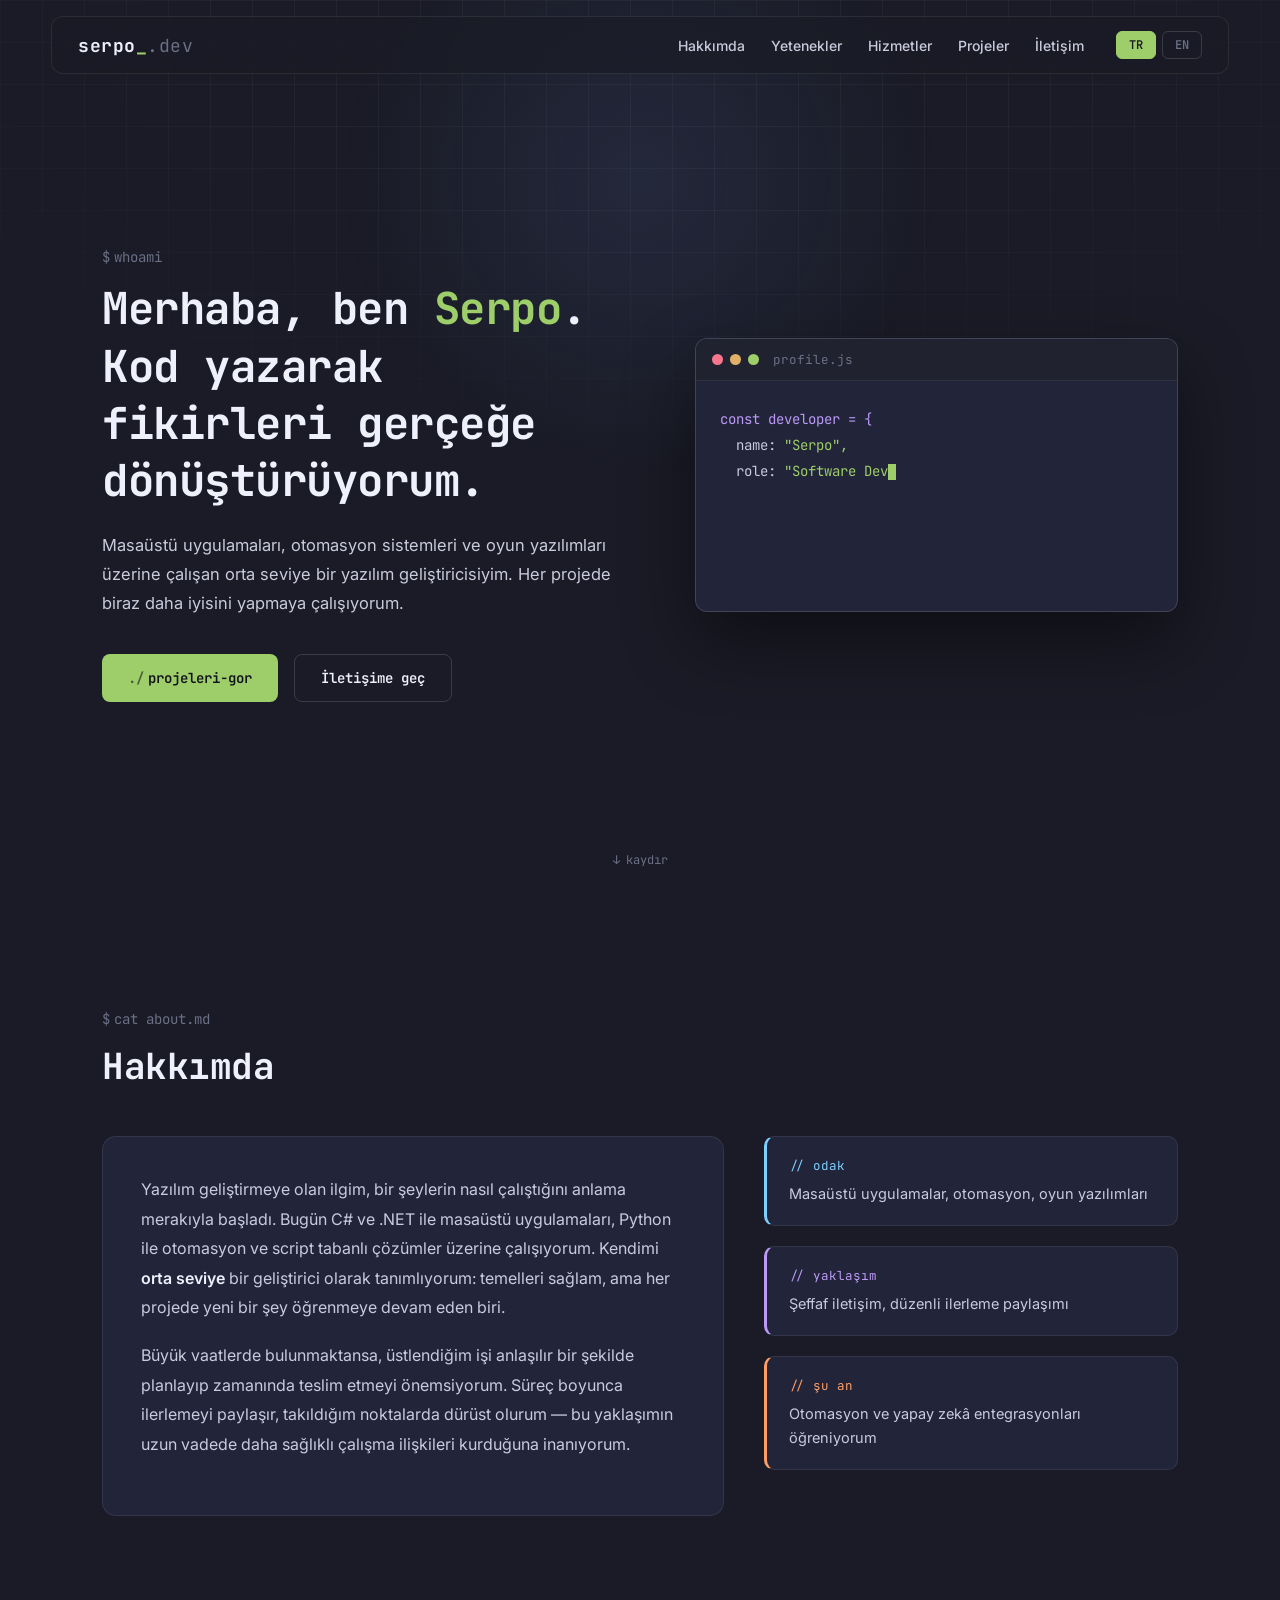
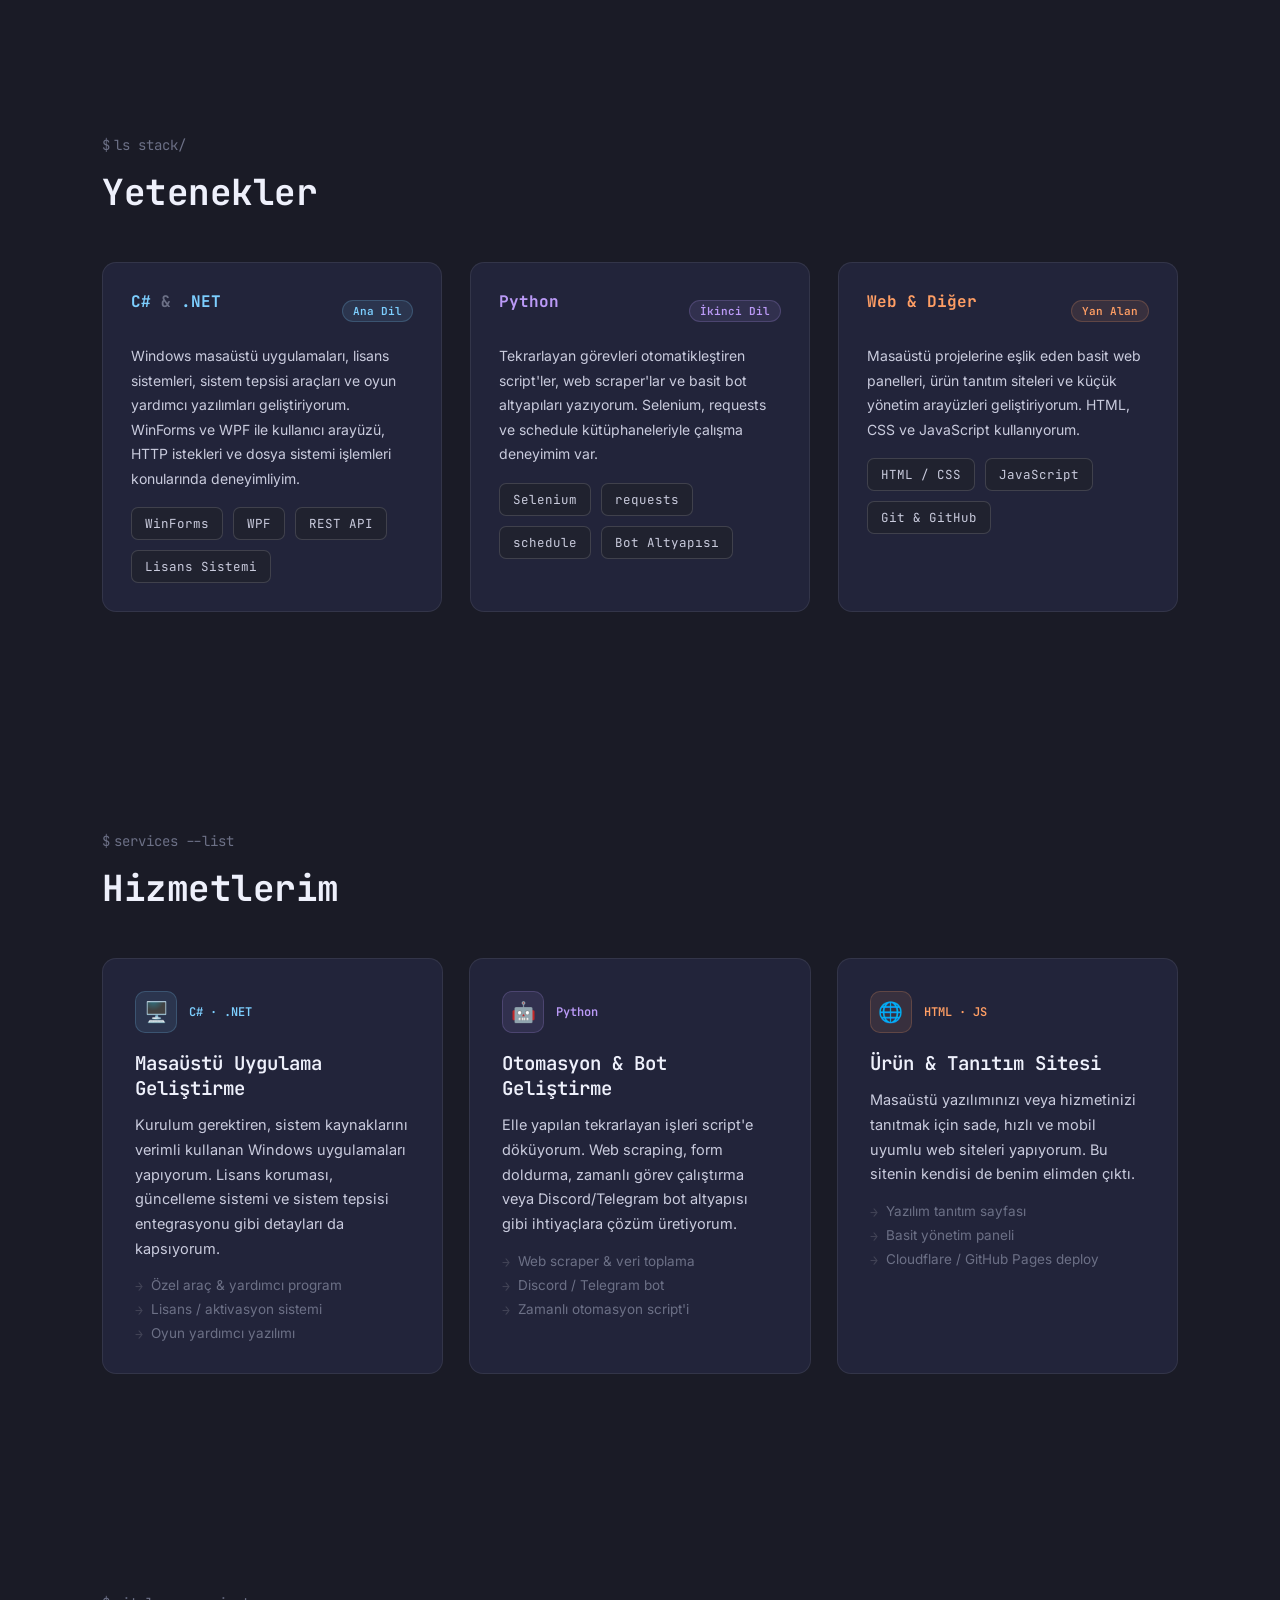
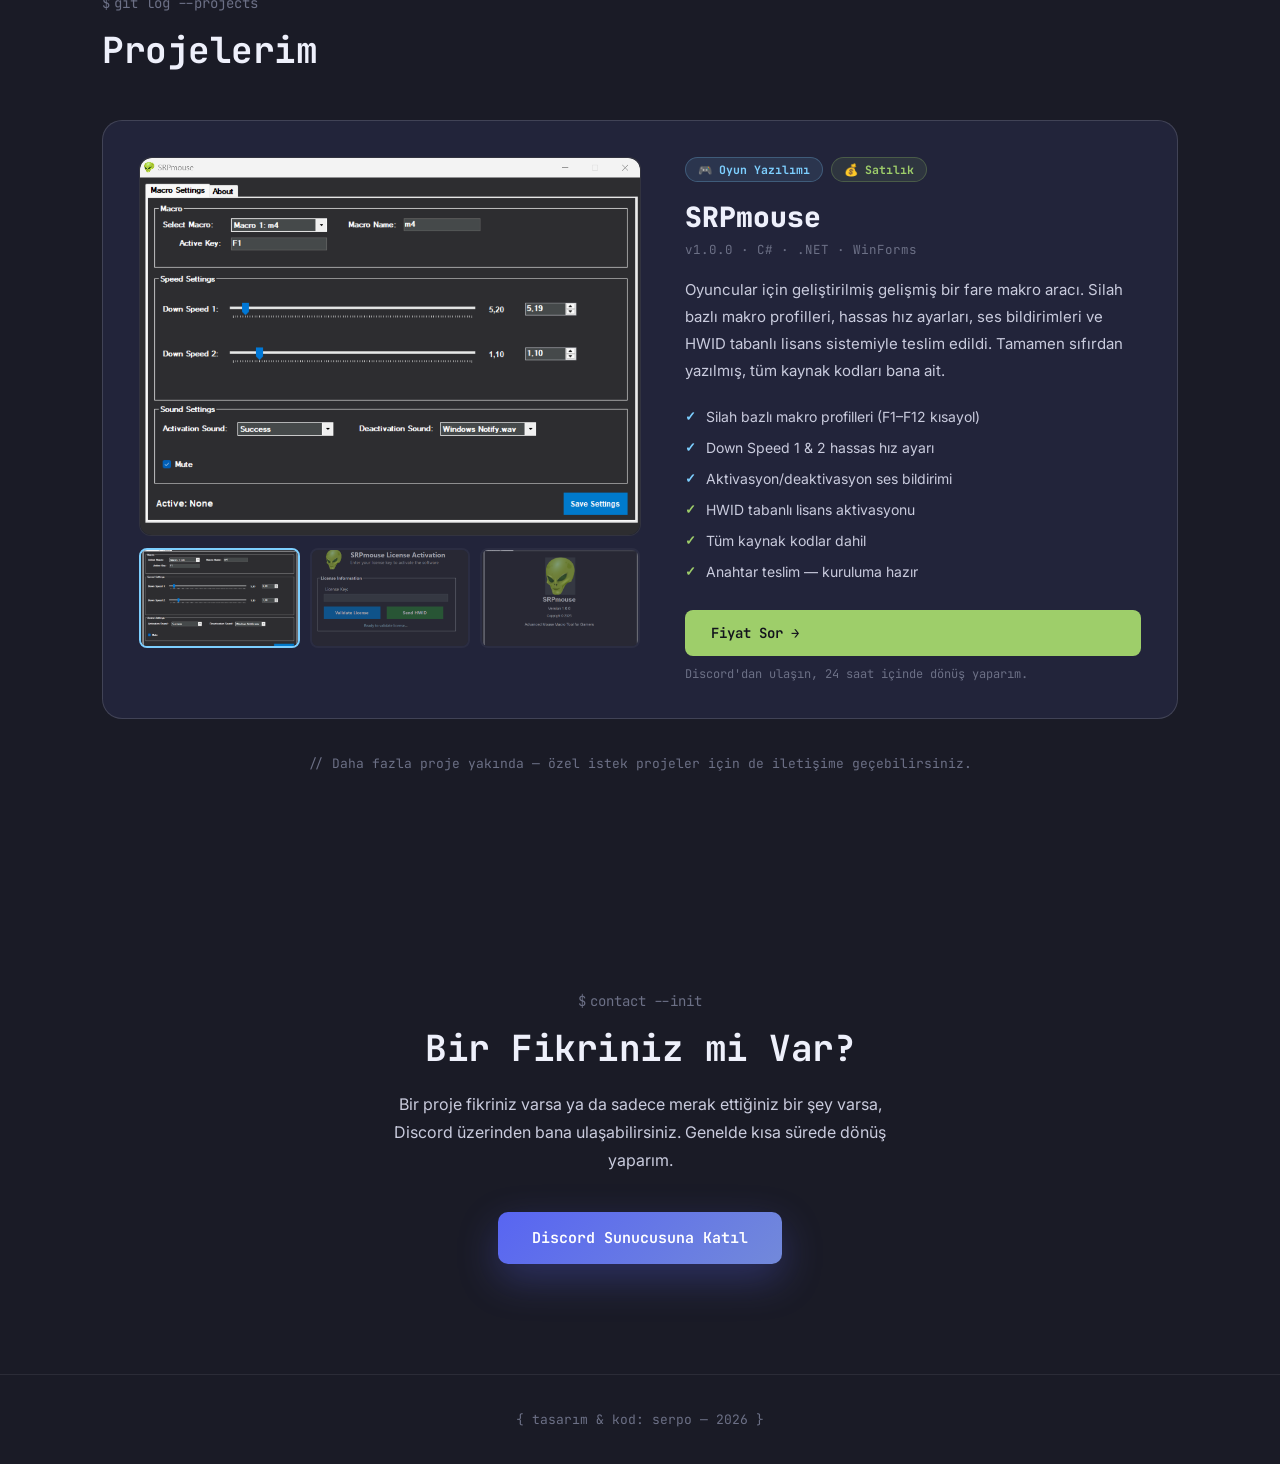
<file: index.html>
<!DOCTYPE html>
<html lang="tr">
<head>
<meta charset="UTF-8">
<meta name="viewport" content="width=device-width, initial-scale=1.0">
<title>serpo.dev — Yazılım Geliştirici</title>
<meta name="description" content="Serpo — masaüstü uygulamalar, otomasyon ve oyun yazılımları üzerine çalışan orta seviye yazılım geliştirici.">
<link rel="preconnect" href="https://fonts.googleapis.com">
<link rel="preconnect" href="https://fonts.gstatic.com" crossorigin>
<link href="https://fonts.googleapis.com/css2?family=JetBrains+Mono:wght@400;500;600;700;800&family=Inter:wght@400;500;600;700&display=swap" rel="stylesheet">
<link rel="stylesheet" href="css/style.css">
</head>
<body>

<div class="grid-bg"></div>
<div class="glow" id="glow"></div>

<header>
  <nav>
    <a href="#top" class="logo">serpo<span class="blink">_</span><span class="logo-ext">.dev</span></a>

    <button class="menu-toggle" id="menuToggle" aria-label="Menu">
      <span></span><span></span><span></span>
    </button>

    <ul id="navLinks">
      <li><a href="#about"><span class="tr-text">Hakkımda</span><span class="en-text">About</span></a></li>
      <li><a href="#skills"><span class="tr-text">Yetenekler</span><span class="en-text">Skills</span></a></li>
      <li><a href="#services"><span class="tr-text">Hizmetler</span><span class="en-text">Services</span></a></li>
      <li><a href="#projects"><span class="tr-text">Projeler</span><span class="en-text">Projects</span></a></li>
      <li><a href="#contact"><span class="tr-text">İletişim</span><span class="en-text">Contact</span></a></li>
      <li class="lang-container">
        <button class="lang-button active" id="btn-tr" onclick="setLanguage('tr')">TR</button>
        <button class="lang-button" id="btn-en" onclick="setLanguage('en')">EN</button>
      </li>
    </ul>
  </nav>
</header>

<!-- ================= HERO ================= -->
<section id="top" class="hero">
  <div class="hero-inner">

    <div class="hero-text">
      <p class="prompt reveal">
        <span class="mono muted">$</span> <span class="mono">whoami</span>
      </p>
      <h1 class="reveal delay1">
        <span class="tr-text">Merhaba, ben <span class="accent-green">Serpo</span>.<br>Kod yazarak fikirleri gerçeğe dönüştürüyorum.</span>
        <span class="en-text">Hi, I'm <span class="accent-green">Serpo</span>.<br>I turn ideas into working software.</span>
      </h1>
      <p class="hero-sub reveal delay2 tr-text">Masaüstü uygulamaları, otomasyon sistemleri ve oyun yazılımları üzerine çalışan orta seviye bir yazılım geliştiricisiyim. Her projede biraz daha iyisini yapmaya çalışıyorum.</p>
      <p class="hero-sub reveal delay2 en-text">I'm a mid-level software developer working on desktop applications, automation systems, and gaming software. I try to get a little better with every project.</p>

      <div class="hero-buttons reveal delay3">
        <a href="#projects" class="btn btn-primary">
          <span class="mono">./</span><span class="tr-text">projeleri-gor</span><span class="en-text">view-projects</span>
        </a>
        <a href="#contact" class="btn btn-outline">
          <span class="tr-text">İletişime geç</span>
          <span class="en-text">Get in touch</span>
        </a>
      </div>
    </div>

    <div class="hero-editor reveal delay2">
      <div class="editor-window">
        <div class="editor-titlebar">
          <div class="dots"><span></span><span></span><span></span></div>
          <div class="editor-filename mono">profile.js</div>
        </div>
        <div class="editor-body mono" id="typedCode"></div>
      </div>
    </div>

  </div>
  <a href="#about" class="scroll-hint mono" aria-label="scroll">↓ <span class="tr-text">kaydır</span><span class="en-text">scroll</span></a>
</section>

<!-- ================= HAKKIMDA ================= -->
<section id="about" class="section">
  <p class="prompt reveal"><span class="mono muted">$</span> <span class="mono">cat about.md</span></p>
  <h2 class="reveal tr-text">Hakkımda</h2>
  <h2 class="reveal en-text">About Me</h2>

  <div class="about-grid">
    <div class="about-card reveal delay1">
      <p class="tr-text">Yazılım geliştirmeye olan ilgim, bir şeylerin nasıl çalıştığını anlama merakıyla başladı. Bugün C# ve .NET ile masaüstü uygulamaları, Python ile otomasyon ve script tabanlı çözümler üzerine çalışıyorum. Kendimi <strong>orta seviye</strong> bir geliştirici olarak tanımlıyorum: temelleri sağlam, ama her projede yeni bir şey öğrenmeye devam eden biri.</p>
      <p class="tr-text">Büyük vaatlerde bulunmaktansa, üstlendiğim işi anlaşılır bir şekilde planlayıp zamanında teslim etmeyi önemsiyorum. Süreç boyunca ilerlemeyi paylaşır, takıldığım noktalarda dürüst olurum — bu yaklaşımın uzun vadede daha sağlıklı çalışma ilişkileri kurduğuna inanıyorum.</p>

      <p class="en-text">My interest in software started with curiosity about how things actually work. Today I build desktop applications with C# and .NET, and automation/scripted solutions with Python. I describe myself as a <strong>mid-level</strong> developer: solid fundamentals, still learning something new on every project.</p>
      <p class="en-text">Rather than making big promises, I care about planning work clearly and delivering it on time. I share progress along the way and I'm upfront when I hit a wall — I've found that approach builds healthier working relationships in the long run.</p>
    </div>

    <div class="about-side reveal delay2">
      <div class="side-item">
        <span class="side-tag accent-cyan">// <span class="tr-text">odak</span><span class="en-text">focus</span></span>
        <p class="tr-text">Masaüstü uygulamalar, otomasyon, oyun yazılımları</p>
        <p class="en-text">Desktop apps, automation, gaming software</p>
      </div>
      <div class="side-item">
        <span class="side-tag accent-purple">// <span class="tr-text">yaklaşım</span><span class="en-text">approach</span></span>
        <p class="tr-text">Şeffaf iletişim, düzenli ilerleme paylaşımı</p>
        <p class="en-text">Transparent communication, regular progress updates</p>
      </div>
      <div class="side-item">
        <span class="side-tag accent-orange">// <span class="tr-text">şu an</span><span class="en-text">currently</span></span>
        <p class="tr-text">Otomasyon ve yapay zekâ entegrasyonları öğreniyorum</p>
        <p class="en-text">Learning automation & AI integrations</p>
      </div>
    </div>
  </div>
</section>

<!-- ================= YETENEKLER ================= -->
<section id="skills" class="section">
  <p class="prompt reveal"><span class="mono muted">$</span> <span class="mono">ls stack/</span></p>
  <h2 class="reveal tr-text">Yetenekler</h2>
  <h2 class="reveal en-text">Skills</h2>

  <div class="skills-grid">
    <div class="skill-group reveal delay1">
      <div class="skill-header">
        <h3 class="accent-cyan mono">C# <span class="muted">&</span> .NET</h3>
        <span class="skill-level cyan tr-text">Ana Dil</span>
        <span class="skill-level cyan en-text">Primary</span>
      </div>
      <p class="skill-desc tr-text">Windows masaüstü uygulamaları, lisans sistemleri, sistem tepsisi araçları ve oyun yardımcı yazılımları geliştiriyorum. WinForms ve WPF ile kullanıcı arayüzü, HTTP istekleri ve dosya sistemi işlemleri konularında deneyimliyim.</p>
      <p class="skill-desc en-text">I build Windows desktop apps, license systems, tray tools, and game utility software. Experienced with WinForms and WPF for UI, HTTP requests, and filesystem operations.</p>
      <div class="tags" style="margin-top:16px;">
        <span class="tag cyan">WinForms</span>
        <span class="tag cyan">WPF</span>
        <span class="tag cyan">REST API</span>
        <span class="tag cyan">Lisans Sistemi</span>
      </div>
    </div>

    <div class="skill-group reveal delay2">
      <div class="skill-header">
        <h3 class="accent-purple mono">Python</h3>
        <span class="skill-level purple tr-text">İkinci Dil</span>
        <span class="skill-level purple en-text">Secondary</span>
      </div>
      <p class="skill-desc tr-text">Tekrarlayan görevleri otomatikleştiren script'ler, web scraper'lar ve basit bot altyapıları yazıyorum. Selenium, requests ve schedule kütüphaneleriyle çalışma deneyimim var.</p>
      <p class="skill-desc en-text">I write scripts that automate repetitive tasks, web scrapers, and simple bot infrastructure. Experienced with Selenium, requests, and schedule libraries.</p>
      <div class="tags" style="margin-top:16px;">
        <span class="tag purple">Selenium</span>
        <span class="tag purple">requests</span>
        <span class="tag purple">schedule</span>
        <span class="tag purple">Bot Altyapısı</span>
      </div>
    </div>

    <div class="skill-group reveal delay3">
      <div class="skill-header">
        <h3 class="accent-orange mono">Web & Diğer</h3>
        <span class="skill-level orange tr-text">Yan Alan</span>
        <span class="skill-level orange en-text">Supporting</span>
      </div>
      <p class="skill-desc tr-text">Masaüstü projelerine eşlik eden basit web panelleri, ürün tanıtım siteleri ve küçük yönetim arayüzleri geliştiriyorum. HTML, CSS ve JavaScript kullanıyorum.</p>
      <p class="skill-desc en-text">I build simple web panels, product showcase pages, and small management interfaces that accompany desktop projects. Using HTML, CSS, and JavaScript.</p>
      <div class="tags" style="margin-top:16px;">
        <span class="tag orange">HTML / CSS</span>
        <span class="tag orange">JavaScript</span>
        <span class="tag orange">Git & GitHub</span>
      </div>
    </div>
  </div>
</section>

<!-- ================= HİZMETLER ================= -->
<section id="services" class="section">
  <p class="prompt reveal"><span class="mono muted">$</span> <span class="mono">services --list</span></p>
  <h2 class="reveal tr-text">Hizmetlerim</h2>
  <h2 class="reveal en-text">Services</h2>

  <div class="cards">
    <div class="card reveal delay1">
      <div class="card-icon-row">
        <span class="card-icon-bg cyan">🖥️</span>
        <span class="card-stack mono accent-cyan">C# · .NET</span>
      </div>
      <h3 class="tr-text">Masaüstü Uygulama Geliştirme</h3>
      <h3 class="en-text">Desktop App Development</h3>
      <p class="tr-text">Kurulum gerektiren, sistem kaynaklarını verimli kullanan Windows uygulamaları yapıyorum. Lisans koruması, güncelleme sistemi ve sistem tepsisi entegrasyonu gibi detayları da kapsıyorum.</p>
      <p class="en-text">I build Windows applications with efficient resource usage and proper setup. Includes license protection, update systems, and system tray integration.</p>
      <ul class="service-list tr-text">
        <li>Özel araç & yardımcı program</li>
        <li>Lisans / aktivasyon sistemi</li>
        <li>Oyun yardımcı yazılımı</li>
      </ul>
      <ul class="service-list en-text">
        <li>Custom tools & utilities</li>
        <li>License / activation system</li>
        <li>Game utility software</li>
      </ul>
    </div>

    <div class="card reveal delay2">
      <div class="card-icon-row">
        <span class="card-icon-bg purple">🤖</span>
        <span class="card-stack mono accent-purple">Python</span>
      </div>
      <h3 class="tr-text">Otomasyon & Bot Geliştirme</h3>
      <h3 class="en-text">Automation & Bot Development</h3>
      <p class="tr-text">Elle yapılan tekrarlayan işleri script'e döküyorum. Web scraping, form doldurma, zamanlı görev çalıştırma veya Discord/Telegram bot altyapısı gibi ihtiyaçlara çözüm üretiyorum.</p>
      <p class="en-text">I turn manual repetitive work into scripts. Web scraping, form filling, scheduled tasks, or Discord/Telegram bot infrastructure — I can build it.</p>
      <ul class="service-list tr-text">
        <li>Web scraper & veri toplama</li>
        <li>Discord / Telegram bot</li>
        <li>Zamanlı otomasyon script'i</li>
      </ul>
      <ul class="service-list en-text">
        <li>Web scraper & data collection</li>
        <li>Discord / Telegram bot</li>
        <li>Scheduled automation script</li>
      </ul>
    </div>

    <div class="card reveal delay3">
      <div class="card-icon-row">
        <span class="card-icon-bg orange">🌐</span>
        <span class="card-stack mono accent-orange">HTML · JS</span>
      </div>
      <h3 class="tr-text">Ürün & Tanıtım Sitesi</h3>
      <h3 class="en-text">Product & Showcase Site</h3>
      <p class="tr-text">Masaüstü yazılımınızı veya hizmetinizi tanıtmak için sade, hızlı ve mobil uyumlu web siteleri yapıyorum. Bu sitenin kendisi de benim elimden çıktı.</p>
      <p class="en-text">I build clean, fast, mobile-friendly websites to showcase your software or service. This very site is an example of my work.</p>
      <ul class="service-list tr-text">
        <li>Yazılım tanıtım sayfası</li>
        <li>Basit yönetim paneli</li>
        <li>Cloudflare / GitHub Pages deploy</li>
      </ul>
      <ul class="service-list en-text">
        <li>Software landing page</li>
        <li>Simple admin panel</li>
        <li>Cloudflare / GitHub Pages deploy</li>
      </ul>
    </div>
  </div>
</section>

<!-- ================= PROJELER ================= -->
<section id="projects" class="section">
  <p class="prompt reveal"><span class="mono muted">$</span> <span class="mono">git log --projects</span></p>
  <h2 class="reveal tr-text">Projelerim</h2>
  <h2 class="reveal en-text">Projects</h2>

  <!-- SRPmouse Ana Kart -->
  <div class="project-showcase reveal delay1">

    <!-- Sol: Galeri -->
    <div class="project-gallery">
      <div class="gallery-main">
        <img src="img/srpmouse-2.png" alt="SRPmouse Macro Settings" id="galleryMain" loading="lazy">
      </div>
      <div class="gallery-thumbs">
        <img src="img/srpmouse-2.png" alt="Macro Settings" class="thumb active" onclick="switchImg(this)">
        <img src="img/srpmouse-1.png" alt="License Activation" class="thumb" onclick="switchImg(this)">
        <img src="img/srpmouse-3.png" alt="About" class="thumb" onclick="switchImg(this)">
      </div>
    </div>

    <!-- Sağ: Bilgi + Satış -->
    <div class="project-info">
      <div class="project-header">
        <span class="project-badge cyan mono tr-text">🎮 Oyun Yazılımı</span>
        <span class="project-badge cyan mono en-text">🎮 Gaming Software</span>
        <span class="project-badge sale mono tr-text">💰 Satılık</span>
        <span class="project-badge sale mono en-text">💰 For Sale</span>
      </div>

      <h3 class="project-title">SRPmouse</h3>
      <p class="project-version mono muted">v1.0.0 · C# · .NET · WinForms</p>

      <p class="project-desc tr-text">Oyuncular için geliştirilmiş gelişmiş bir fare makro aracı. Silah bazlı makro profilleri, hassas hız ayarları, ses bildirimleri ve HWID tabanlı lisans sistemiyle teslim edildi. Tamamen sıfırdan yazılmış, tüm kaynak kodları bana ait.</p>
      <p class="project-desc en-text">An advanced mouse macro tool built for gamers. Weapon-based macro profiles, precision speed settings, sound notifications, and HWID-based license system — fully written from scratch. All source code is mine.</p>

      <ul class="project-features">
        <li><span class="feat-icon accent-cyan">✓</span> <span class="tr-text">Silah bazlı makro profilleri (F1–F12 kısayol)</span><span class="en-text">Weapon-based macro profiles (F1–F12 hotkey)</span></li>
        <li><span class="feat-icon accent-cyan">✓</span> <span class="tr-text">Down Speed 1 &amp; 2 hassas hız ayarı</span><span class="en-text">Down Speed 1 &amp; 2 precision tuning</span></li>
        <li><span class="feat-icon accent-cyan">✓</span> <span class="tr-text">Aktivasyon/deaktivasyon ses bildirimi</span><span class="en-text">Activation/deactivation sound notification</span></li>
        <li><span class="feat-icon accent-green">✓</span> <span class="tr-text">HWID tabanlı lisans aktivasyonu</span><span class="en-text">HWID-based license activation</span></li>
        <li><span class="feat-icon accent-green">✓</span> <span class="tr-text">Tüm kaynak kodlar dahil</span><span class="en-text">Full source code included</span></li>
        <li><span class="feat-icon accent-green">✓</span> <span class="tr-text">Anahtar teslim — kuruluma hazır</span><span class="en-text">Turnkey — ready to deploy</span></li>
      </ul>

      <div class="project-cta">
        <a href="https://discord.gg/Sv9jXsp2fc" target="_blank" rel="noopener noreferrer" class="btn btn-primary">
          <span class="tr-text">Fiyat Sor →</span>
          <span class="en-text">Ask for Price →</span>
        </a>
        <div class="cta-note mono muted tr-text">Discord'dan ulaşın, 24 saat içinde dönüş yaparım.</div>
        <div class="cta-note mono muted en-text">Reach out on Discord, I'll reply within 24 hours.</div>
      </div>
    </div>
  </div>

  <p class="more-projects reveal mono muted tr-text">// Daha fazla proje yakında — özel istek projeler için de iletişime geçebilirsiniz.</p>
  <p class="more-projects reveal mono muted en-text">// More projects coming soon — feel free to reach out for custom project requests too.</p>
</section>

<!-- ================= İLETİŞİM ================= -->
<section id="contact" class="section contact">
  <p class="prompt reveal center"><span class="mono muted">$</span> <span class="mono">contact --init</span></p>
  <h2 class="reveal tr-text">Bir Fikriniz mi Var?</h2>
  <h2 class="reveal en-text">Have an Idea?</h2>
  <p class="contact-sub reveal delay1 tr-text">Bir proje fikriniz varsa ya da sadece merak ettiğiniz bir şey varsa, Discord üzerinden bana ulaşabilirsiniz. Genelde kısa sürede dönüş yaparım.</p>
  <p class="contact-sub reveal delay1 en-text">If you have a project in mind, or just a question, you can reach me on Discord. I usually reply pretty quickly.</p>

  <a href="https://discord.gg/Sv9jXsp2fc" target="_blank" rel="noopener noreferrer" class="discord reveal delay2">
    <span class="tr-text">Discord Sunucusuna Katıl</span>
    <span class="en-text">Join Discord Server</span>
  </a>
</section>

<footer>
  <p class="mono">{ <span class="tr-text">tasarım & kod: serpo</span><span class="en-text">design & code: serpo</span> — <span id="year"></span> }</p>
</footer>

<script src="js/script.js"></script>
</body>
</html>
</file>
<file: css/style.css>
/* =========================================
   TOKENS
========================================= */
:root{
    --bg:#1a1b26;
    --bg-soft:#20222f;
    --surface:#22243a;
    --surface-2:#282a44;
    --border:rgba(255,255,255,.08);
    --border-strong:rgba(255,255,255,.14);
    --text:#c9cbdd;
    --text-bright:#eef0fb;
    --muted:#6c7086;

    --green:#9ece6a;
    --cyan:#7dcfff;
    --purple:#bb9af7;
    --orange:#ff9e64;

    --font-mono:'JetBrains Mono', ui-monospace, monospace;
    --font-body:'Inter', sans-serif;
}

/* =========================================
   TEMEL
========================================= */
*{ margin:0; padding:0; box-sizing:border-box; }
html{ scroll-behavior:smooth; }
body{
    background:var(--bg);
    color:var(--text);
    font-family:var(--font-body);
    overflow-x:hidden;
    opacity:0;
    transition:opacity .5s ease;
}
h1,h2,h3{ font-family:var(--font-mono); color:var(--text-bright); }
.mono{ font-family:var(--font-mono); }
a{ color:inherit; text-decoration:none; }
::selection{ background:var(--purple); color:#12131c; }

@media (prefers-reduced-motion: reduce){
    *{ animation-duration:.001s !important; animation-iteration-count:1 !important; transition-duration:.001s !important; scroll-behavior:auto !important; }
}

/* =========================================
   ARKA PLAN
========================================= */
.grid-bg{
    position:fixed;
    inset:0;
    z-index:-2;
    background-image:
        linear-gradient(rgba(255,255,255,.035) 1px, transparent 1px),
        linear-gradient(90deg, rgba(255,255,255,.035) 1px, transparent 1px);
    background-size:42px 42px;
    -webkit-mask-image:radial-gradient(ellipse 80% 60% at 50% 0%, #000 40%, transparent 90%);
    mask-image:radial-gradient(ellipse 80% 60% at 50% 0%, #000 40%, transparent 90%);
}
.glow{
    position:fixed;
    inset:0;
    z-index:-1;
    pointer-events:none;
    background:radial-gradient(500px circle at 50% 20%, rgba(122,162,247,.10), transparent 60%);
    transition:background .2s ease;
}

/* =========================================
   DİL SİSTEMİ
========================================= */
.en-text{ display:none !important; }
.tr-text{ display:inline-block; }
p.tr-text, h1.tr-text, h2.tr-text{ display:block; }

body.en-mode .tr-text{ display:none !important; }
body.en-mode .en-text{ display:inline-block !important; }
body.en-mode p.en-text, body.en-mode h1.en-text, body.en-mode h2.en-text{ display:block !important; }

.lang-container{ display:flex; gap:6px; margin-left:6px; }
.lang-button{
    font-family:var(--font-mono);
    background:transparent;
    border:1px solid var(--border-strong);
    color:var(--muted);
    padding:5px 12px;
    border-radius:6px;
    cursor:pointer;
    font-size:12px;
    font-weight:600;
    transition:.25s;
}
.lang-button.active,
.lang-button:hover{
    color:var(--bg);
    background:var(--green);
    border-color:var(--green);
}

/* =========================================
   ACCENT UTILITIES
========================================= */
.accent-green{ color:var(--green); }
.accent-cyan{ color:var(--cyan); }
.accent-purple{ color:var(--purple); }
.accent-orange{ color:var(--orange); }
.muted{ color:var(--muted); }

.prompt{ font-size:14px; color:var(--muted); margin-bottom:14px; }
.prompt.center{ text-align:center; }

/* =========================================
   HEADER / NAV
========================================= */
header{ position:fixed; width:100%; top:0; left:0; z-index:999; }
nav{
    width:92%;
    max-width:1280px;
    margin:16px auto;
    padding:14px 26px;
    display:flex;
    justify-content:space-between;
    align-items:center;
    border-radius:12px;
    background:rgba(26,27,38,.6);
    backdrop-filter:blur(16px);
    -webkit-backdrop-filter:blur(16px);
    border:1px solid var(--border);
    transition:background .3s ease, border-color .3s ease, box-shadow .3s ease;
}
.logo{
    font-family:var(--font-mono);
    font-size:18px;
    font-weight:700;
    color:var(--text-bright);
    letter-spacing:.5px;
}
.logo-ext{ color:var(--muted); font-weight:400; }
.blink{ color:var(--green); animation:blinkCursor 1.1s steps(1) infinite; }
@keyframes blinkCursor{ 50%{ opacity:0; } }

nav ul{ display:flex; align-items:center; list-style:none; gap:26px; }
nav ul li a{
    display:flex;
    align-items:center;
    gap:5px;
    font-size:14px;
    font-weight:500;
    color:var(--text);
    transition:.25s;
}
nav ul li a .mono{ color:var(--muted); font-size:12px; }
nav ul li a:hover{ color:var(--green); }

.menu-toggle{
    display:none;
    flex-direction:column;
    justify-content:center;
    gap:5px;
    width:30px;
    height:30px;
    background:none;
    border:none;
    cursor:pointer;
    z-index:1001;
}
.menu-toggle span{ display:block; height:2px; width:100%; background:var(--text-bright); border-radius:2px; transition:.3s; }
.menu-toggle.open span:nth-child(1){ transform:translateY(7px) rotate(45deg); }
.menu-toggle.open span:nth-child(2){ opacity:0; }
.menu-toggle.open span:nth-child(3){ transform:translateY(-7px) rotate(-45deg); }

/* =========================================
   HERO
========================================= */
.hero{
    min-height:100vh;
    display:flex;
    flex-direction:column;
    justify-content:center;
    padding:150px 8% 100px;
    position:relative;
}
.hero-inner{
    max-width:1280px;
    margin:0 auto;
    width:100%;
    display:grid;
    grid-template-columns:1.05fr .95fr;
    gap:60px;
    align-items:center;
}
.hero-text h1{
    font-size:clamp(28px,3.6vw,44px);
    line-height:1.3;
    font-weight:700;
    margin:14px 0 22px;
    letter-spacing:-.5px;
}
.hero-sub{
    font-size:16.5px;
    color:var(--text);
    line-height:1.75;
    max-width:520px;
    margin-bottom:36px;
}
.hero-buttons{ display:flex; gap:16px; flex-wrap:wrap; }

.btn{
    display:inline-flex;
    align-items:center;
    gap:4px;
    font-family:var(--font-mono);
    font-size:14px;
    font-weight:600;
    padding:14px 26px;
    border-radius:8px;
    transition:.3s;
}
.btn-primary{
    background:var(--green);
    color:#12131c;
}
.btn-primary:hover{ transform:translateY(-3px); box-shadow:0 12px 30px rgba(158,206,106,.25); }
.btn-primary .mono{ color:#12131c; opacity:.6; }
.btn-outline{
    border:1px solid var(--border-strong);
    color:var(--text-bright);
}
.btn-outline:hover{ border-color:var(--cyan); color:var(--cyan); transform:translateY(-3px); }

/* editor mockup */
.hero-editor{ width:100%; }
.editor-window{
    background:var(--surface);
    border:1px solid var(--border-strong);
    border-radius:12px;
    overflow:hidden;
    box-shadow:0 30px 70px rgba(0,0,0,.45);
}
.editor-titlebar{
    display:flex;
    align-items:center;
    gap:14px;
    padding:12px 16px;
    background:var(--bg-soft);
    border-bottom:1px solid var(--border);
}
.dots{ display:flex; gap:7px; }
.dots span{ width:11px; height:11px; border-radius:50%; background:var(--border-strong); }
.dots span:nth-child(1){ background:#f7768e; }
.dots span:nth-child(2){ background:#e0af68; }
.dots span:nth-child(3){ background:#9ece6a; }
.editor-filename{ font-size:12.5px; color:var(--muted); }
.editor-body{
    padding:26px 24px;
    font-size:14px;
    line-height:1.85;
    min-height:230px;
    white-space:pre-wrap;
    word-break:break-word;
}
.editor-body .kw{ color:var(--purple); }
.editor-body .str{ color:var(--green); }
.editor-body .prop{ color:var(--cyan); }
.editor-body .com{ color:var(--muted); }
.editor-body .cursor{
    display:inline-block;
    width:8px;
    height:16px;
    background:var(--green);
    vertical-align:text-bottom;
    animation:blinkCursor .9s steps(1) infinite;
}

.scroll-hint{
    position:absolute;
    bottom:32px;
    left:50%;
    transform:translateX(-50%);
    font-size:12px;
    color:var(--muted);
    display:flex;
    gap:6px;
    animation:hintFloat 1.8s ease-in-out infinite;
}
@keyframes hintFloat{
    0%,100%{ transform:translate(-50%,0); }
    50%{ transform:translate(-50%,8px); }
}

/* =========================================
   SECTION ORTAK
========================================= */
.section{ padding:110px 8%; max-width:1280px; margin:0 auto; }
.section h2{
    font-size:clamp(26px,3.4vw,36px);
    font-weight:700;
    margin-bottom:46px;
    letter-spacing:-.5px;
}

/* =========================================
   HAKKIMDA
========================================= */
.about-grid{
    display:grid;
    grid-template-columns:1.5fr 1fr;
    gap:40px;
}
.about-card{
    background:var(--surface);
    border:1px solid var(--border);
    border-radius:14px;
    padding:38px;
}
.about-card p{
    font-size:16px;
    line-height:1.85;
    color:var(--text);
    margin-bottom:18px;
}
.about-card p:last-child{ margin-bottom:0; }
.about-card strong{ color:var(--text-bright); font-weight:600; }

.about-side{ display:flex; flex-direction:column; gap:20px; }
.side-item{
    background:var(--surface);
    border:1px solid var(--border);
    border-left:3px solid var(--border-strong);
    border-radius:10px;
    padding:20px 22px;
}
.side-item:nth-child(1){ border-left-color:var(--cyan); }
.side-item:nth-child(2){ border-left-color:var(--purple); }
.side-item:nth-child(3){ border-left-color:var(--orange); }
.side-tag{ font-family:var(--font-mono); font-size:12.5px; display:block; margin-bottom:8px; }
.side-item p{ font-size:14.5px; color:var(--text); line-height:1.6; }

/* =========================================
   SKILLS
========================================= */
.skills-grid{
    display:grid;
    grid-template-columns:repeat(3,1fr);
    gap:28px;
}
.skill-group{
    background:var(--surface);
    border:1px solid var(--border);
    border-radius:14px;
    padding:28px;
}
.skill-group h3{ font-size:15px; margin-bottom:18px; font-weight:600; }
.tags{ display:flex; flex-wrap:wrap; gap:10px; }
.tag{
    font-family:var(--font-mono);
    font-size:12.5px;
    padding:7px 13px;
    border-radius:7px;
    border:1px solid var(--border-strong);
    background:var(--bg-soft);
    color:var(--text);
    transition:.25s;
}
.tag.cyan:hover{ border-color:var(--cyan); color:var(--cyan); }
.tag.purple:hover{ border-color:var(--purple); color:var(--purple); }
.tag.orange:hover{ border-color:var(--orange); color:var(--orange); }

/* =========================================
   CARDS (services & projects)
========================================= */
.cards{
    display:grid;
    grid-template-columns:repeat(auto-fit,minmax(280px,1fr));
    gap:26px;
}
.card{
    background:var(--surface);
    border:1px solid var(--border);
    border-radius:14px;
    padding:32px;
    transition:.35s;
}
.card:hover{
    transform:translateY(-8px);
    border-color:var(--border-strong);
    box-shadow:0 20px 45px rgba(0,0,0,.35);
}
.card-index{ font-size:13px; display:block; margin-bottom:14px; }
.card h3{ font-size:19px; margin-bottom:12px; font-weight:600; }
.card p{ font-size:14.5px; color:var(--text); line-height:1.7; }

/* hizmet kartı üst satır */
.card-icon-row{ display:flex; align-items:center; gap:12px; margin-bottom:18px; }
.card-icon-bg{
    width:42px; height:42px;
    border-radius:10px;
    display:flex; align-items:center; justify-content:center;
    font-size:20px;
    flex-shrink:0;
}
.card-icon-bg.cyan{ background:rgba(125,207,255,.1); border:1px solid rgba(125,207,255,.2); }
.card-icon-bg.purple{ background:rgba(187,154,247,.1); border:1px solid rgba(187,154,247,.2); }
.card-icon-bg.orange{ background:rgba(255,158,100,.1); border:1px solid rgba(255,158,100,.2); }
.card-stack{ font-size:12px; font-weight:600; }

/* hizmet listesi */
.service-list{
    list-style:none;
    margin-top:16px;
    display:flex;
    flex-direction:column;
    gap:8px;
}
.service-list li{
    font-size:13.5px;
    color:var(--muted);
    padding-left:16px;
    position:relative;
}
.service-list li::before{
    content:"→";
    position:absolute;
    left:0;
    color:var(--border-strong);
    font-family:var(--font-mono);
}

/* yetenekler genişletilmiş */
.skill-header{ display:flex; align-items:center; gap:12px; margin-bottom:14px; flex-wrap:wrap; }
.skill-header h3{ font-size:16px; font-weight:700; }
.skill-level{
    font-family:var(--font-mono);
    font-size:11px;
    font-weight:600;
    padding:3px 10px;
    border-radius:20px;
    margin-left:auto;
}
.skill-level.cyan{ background:rgba(125,207,255,.1); color:var(--cyan); border:1px solid rgba(125,207,255,.2); }
.skill-level.purple{ background:rgba(187,154,247,.1); color:var(--purple); border:1px solid rgba(187,154,247,.2); }
.skill-level.orange{ background:rgba(255,158,100,.1); color:var(--orange); border:1px solid rgba(255,158,100,.2); }
.skill-desc{ font-size:14px; color:var(--text); line-height:1.75; }

.repo-card .repo-top{ display:flex; align-items:center; gap:10px; margin-bottom:14px; }
.repo-name{ font-size:14.5px; color:var(--text-bright); font-weight:600; }
.repo-card p{ margin-bottom:16px; }

/* =========================================
   PROJE SHOWCASE
========================================= */
.project-showcase{
    display:grid;
    grid-template-columns:1.1fr 1fr;
    gap:44px;
    background:var(--surface);
    border:1px solid var(--border-strong);
    border-radius:20px;
    padding:36px;
    align-items:start;
}

/* galeri */
.gallery-main{
    border-radius:12px;
    overflow:hidden;
    border:1px solid var(--border);
    background:var(--bg-soft);
    margin-bottom:12px;
}
.gallery-main img{
    width:100%;
    display:block;
    border-radius:12px;
    transition:opacity .3s ease;
}
.gallery-thumbs{
    display:flex;
    gap:10px;
}
.thumb{
    width:calc(33.33% - 7px);
    border-radius:8px;
    border:2px solid var(--border);
    cursor:pointer;
    opacity:.55;
    transition:.25s;
    object-fit:cover;
    aspect-ratio:16/10;
}
.thumb:hover{ opacity:.85; }
.thumb.active{ border-color:var(--cyan); opacity:1; }

/* bilgi paneli */
.project-header{ display:flex; gap:8px; flex-wrap:wrap; margin-bottom:16px; }
.project-badge{
    font-size:11.5px;
    font-weight:700;
    padding:4px 12px;
    border-radius:20px;
}
.project-badge.cyan{ background:rgba(125,207,255,.1); color:var(--cyan); border:1px solid rgba(125,207,255,.25); }
.project-badge.sale{ background:rgba(158,206,106,.1); color:var(--green); border:1px solid rgba(158,206,106,.25); }

.project-title{
    font-size:28px;
    font-weight:800;
    color:var(--text-bright);
    margin-bottom:6px;
    font-family:var(--font-mono);
}
.project-version{ font-size:12.5px; margin-bottom:18px; display:block; }

.project-desc{
    font-size:15px;
    color:var(--text);
    line-height:1.8;
    margin-bottom:22px;
}

.project-features{
    list-style:none;
    display:flex;
    flex-direction:column;
    gap:10px;
    margin-bottom:28px;
}
.project-features li{
    display:flex;
    align-items:flex-start;
    gap:10px;
    font-size:14px;
    color:var(--text);
    line-height:1.5;
}
.feat-icon{
    font-family:var(--font-mono);
    font-size:13px;
    font-weight:700;
    flex-shrink:0;
    margin-top:1px;
}

.project-cta{ display:flex; flex-direction:column; gap:10px; }
.cta-note{ font-size:12px; }

.more-projects{
    display:block;
    text-align:center;
    margin-top:36px;
    font-size:13px;
}

@media(max-width:860px){
    .project-showcase{ grid-template-columns:1fr; }
    .gallery-thumbs .thumb{ aspect-ratio:16/9; }
}

/* =========================================
   İLETİŞİM
========================================= */
.contact{ text-align:center; }
.contact h2{ margin-bottom:18px; }
.contact-sub{
    color:var(--text);
    max-width:520px;
    margin:0 auto 38px;
    font-size:16px;
    line-height:1.75;
}
.discord{
    display:inline-flex;
    align-items:center;
    gap:8px;
    font-family:var(--font-mono);
    font-weight:600;
    font-size:15px;
    padding:16px 34px;
    border-radius:10px;
    background:linear-gradient(135deg,#5865F2,#7289DA);
    color:#fff;
    box-shadow:0 15px 40px rgba(88,101,242,.3);
    transition:.35s;
}
.discord:hover{ transform:translateY(-4px); box-shadow:0 20px 50px rgba(88,101,242,.5); }

/* =========================================
   FOOTER
========================================= */
footer{
    padding:36px;
    text-align:center;
    color:var(--muted);
    font-size:13px;
    border-top:1px solid var(--border);
}

/* =========================================
   REVEAL ANIMATION
========================================= */
.reveal{ opacity:0; transform:translateY(28px); transition:.7s cubic-bezier(.2,.7,.2,1); }
.reveal.active{ opacity:1; transform:translateY(0); }
.delay1{ transition-delay:.1s; }
.delay2{ transition-delay:.2s; }
.delay3{ transition-delay:.3s; }

/* =========================================
   RESPONSIVE
========================================= */
@media(max-width:980px){
    .hero-inner{ grid-template-columns:1fr; }
    .about-grid{ grid-template-columns:1fr; }
    .skills-grid{ grid-template-columns:1fr 1fr; }
}
@media(max-width:900px){
    .menu-toggle{ display:flex; }
    #navLinks{
        position:fixed;
        top:0; right:-100%;
        height:100vh;
        width:min(300px,82%);
        background:rgba(18,19,28,.98);
        backdrop-filter:blur(20px);
        flex-direction:column;
        justify-content:center;
        align-items:flex-start;
        gap:30px;
        padding:40px;
        border-left:1px solid var(--border);
        transition:right .4s ease;
    }
    #navLinks.open{ right:0; }
    .lang-container{ margin-left:0; margin-top:6px; }
}
@media(max-width:600px){
    .hero{ padding:140px 6% 90px; }
    .section{ padding:90px 6%; }
    .skills-grid{ grid-template-columns:1fr; }
    .hero-buttons{ flex-direction:column; align-items:flex-start; }
}
</file>
